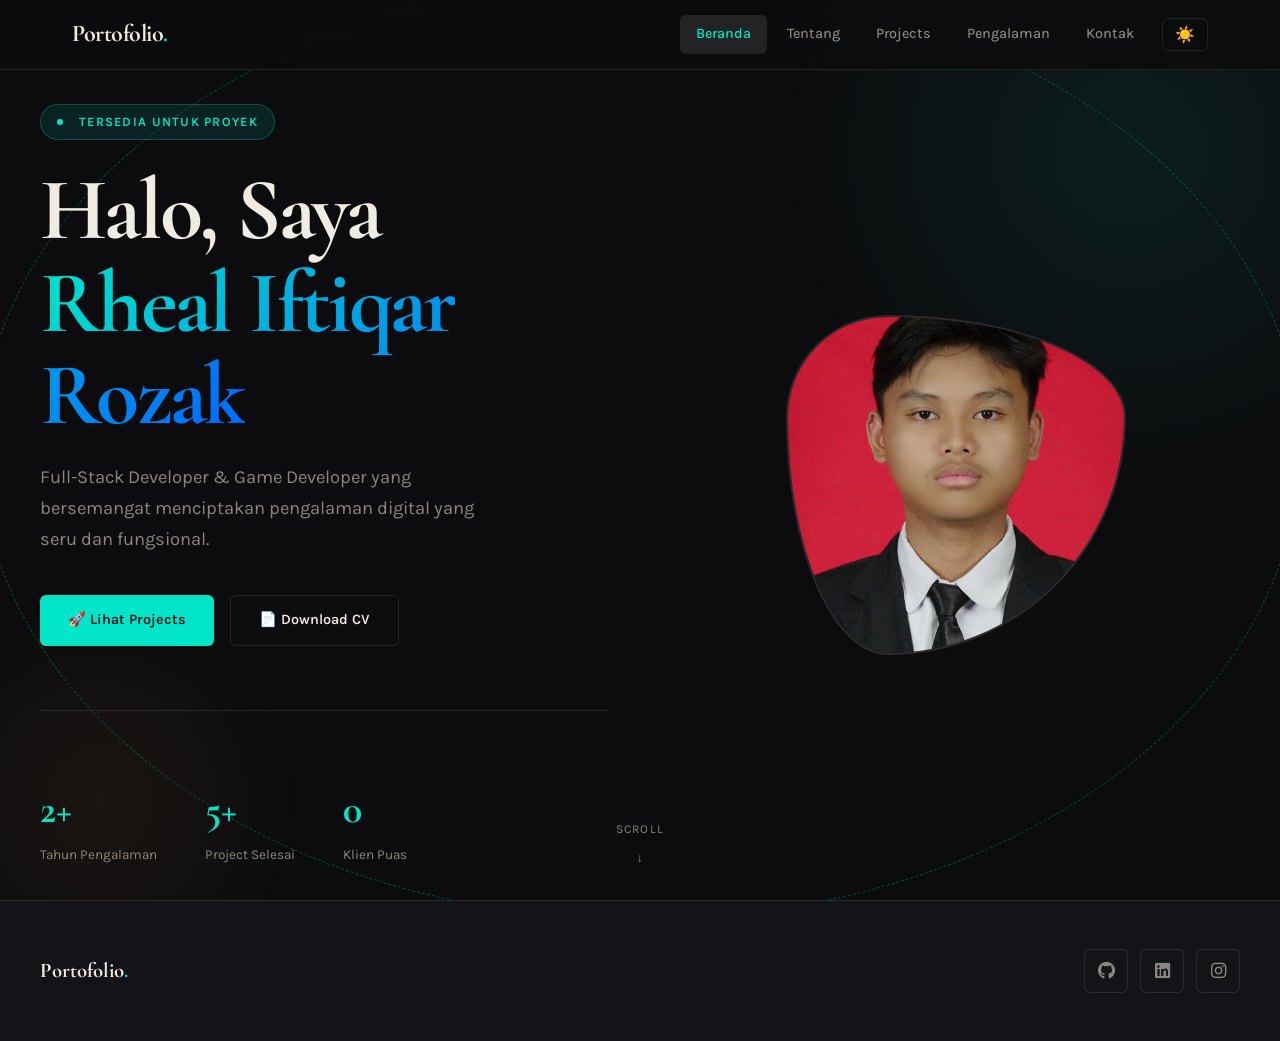
<file: index.html>
<!DOCTYPE html>
<html lang="id">
<head>
  <meta charset="UTF-8" />
  <meta name="viewport" content="width=device-width, initial-scale=1.0" />
  
  <title>portoRheal</title>
  
  <meta name="description" content="Portfolio pribadi Nama Anda — Full-Stack Developer & UI Designer" />
  <link rel="stylesheet" href="style.css" />
  <link rel="stylesheet" href="https://cdnjs.cloudflare.com/ajax/libs/font-awesome/6.4.2/css/all.min.css">
  
</head>
<body>

 
  <nav class="navbar">
    <div class="nav-inner">

   
      <a href="index.html" class="nav-brand">
        Portofolio<span>.</span>
      </a>

      
      <button class="nav-toggle" aria-label="Toggle menu">☰</button>

      <div class="nav-links">
        
        <a href="index.html">Beranda</a>
        <a href="about.html">Tentang</a>
        <a href="projects.html">Projects</a>
        <a href="gallery.html">Pengalaman</a>
        <a href="contact.html">Kontak</a>
     
        <button class="btn-theme" title="Toggle tema">☀️</button>
      </div>
    </div>
  </nav>
 

  <main>

    
    <section class="hero">
      <div class="hero-inner">

       
        <div class="hero-content">

          
          <div class="hero-badge">
            <span></span> Tersedia untuk Proyek
          </div>

          
          <h1 class="hero-name">
            Halo, Saya<br>
            <span class="highlight" data-name>Rheal</span>
          </h1>

          
          <p class="hero-tagline">
            Full-Stack Developer &amp; Game Developer yang bersemangat menciptakan
            pengalaman digital yang seru dan fungsional.
          </p>

         
          <div class="hero-actions">
            
            <a href="projects.html" class="btn btn-primary">
              🚀 Lihat Projects
            </a>
            
            <a href="#" class="btn btn-outline" data-cv>
              📄 Download CV
            </a>
          </div>

          
          <div class="stats-row">
            
            <div class="stat-item">
              <div class="num">2+</div>
              <div class="label">Tahun Pengalaman</div>
            </div>
            <div class="stat-item">
              <div class="num">5+</div>
              <div class="label">Project Selesai</div>
            </div>
            <div class="stat-item">
              <div class="num">0</div>
              <div class="label">Klien Puas</div>
            </div>
          </div>
        </div>
      

      
        <div class="hero-visual">
          <div class="hero-avatar">
            <img src="img/Rheal1.jpeg" alt="Nama Anda">
            </div>
          </div>
         
          <div class="avatar-ring"></div>
        </div>
        

      </div>

      
      <div class="hero-scroll">
        <span>Scroll</span>
        <span>↓</span>
      </div>

  </main>

  
  <footer>
      <div class="footer-inner">
  <div class="footer-brand">Portofolio<span>.</span></div>
  <div style="display: flex; gap: 0.75rem">
    <a class="social-btn" href="#" data-github target="_blank" rel="noopener">
      <i class="fab fa-github"></i>
    </a>
    <a class="social-btn" href="#" data-linkedin target="_blank" rel="noopener">
      <i class="fab fa-linkedin"></i>
    </a>
    <a class="social-btn" href="#" data-instagram target="_blank" rel="noopener">
      <i class="fab fa-instagram"></i>
    </a>
  </div>
</div>

  </footer>

  <script src="script.js"></script>
</body>
</html>
</file>
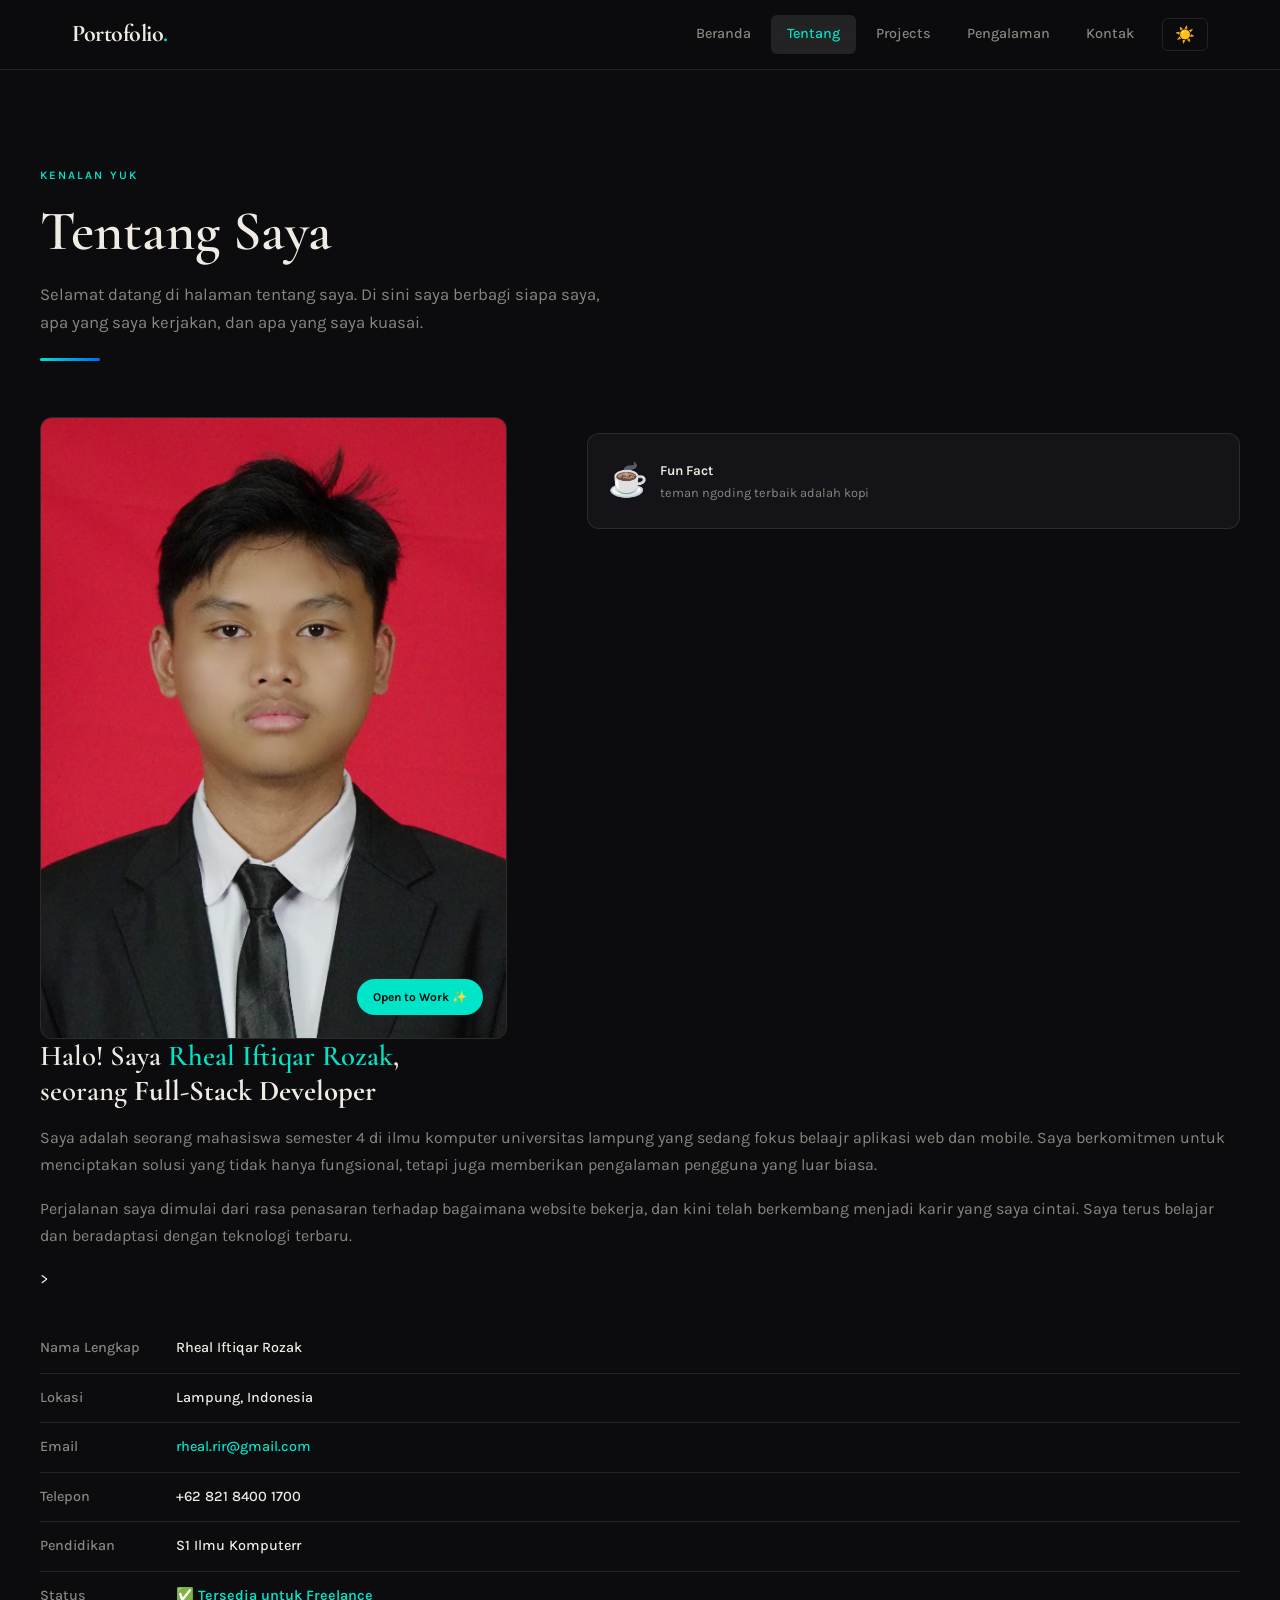
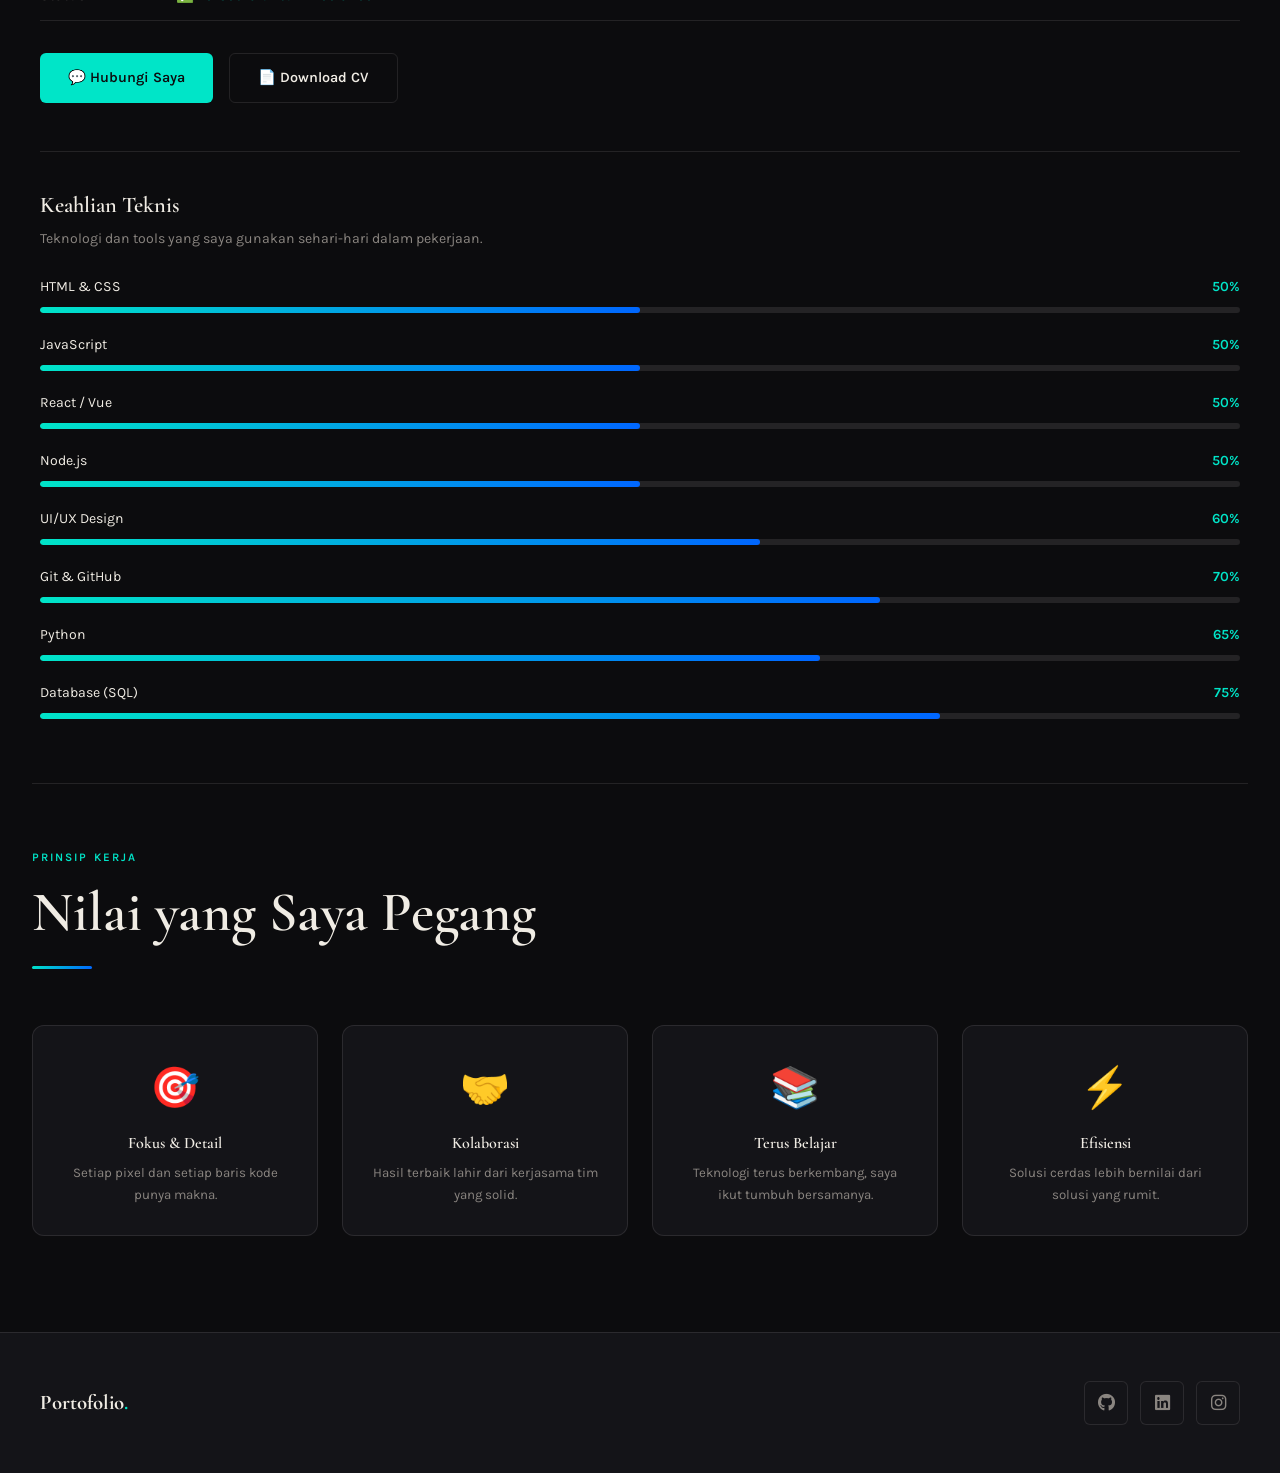
<file: about.html>
<!DOCTYPE html>
<html lang="id">
<head>
  <meta charset="UTF-8" />
  <meta name="viewport" content="width=device-width, initial-scale=1.0" />

  <title>about</title>
  <meta name="description" content="Tentang saya — latar belakang, keahlian, dan perjalanan karir saya." />
  <link rel="stylesheet" href="style.css" />
  <link rel="stylesheet" href="https://cdnjs.cloudflare.com/ajax/libs/font-awesome/6.4.2/css/all.min.css">
</head>
<body>

  
  <nav class="navbar">
    <div class="nav-inner">
      <a href="index.html" class="nav-brand">Portofolio<span>.</span></a>
      <button class="nav-toggle" aria-label="Toggle menu">☰</button>
      <div class="nav-links">
        <a href="index.html">Beranda</a>
        <a href="about.html">Tentang</a>
        <a href="projects.html">Projects</a>
        <a href="gallery.html">Pengalaman</a>
        <a href="contact.html">Kontak</a>
        <button class="btn-theme" title="Toggle tema">☀️</button>
      </div>
    </div>
  </nav>
  

  <main style="padding-top: var(--nav-h)">

    
    <section class="section">
      <div class="container">

       
        <div class="section-header fade-in">
          
          <div class="section-label">Kenalan Yuk</div>
          <h1 class="section-title">Tentang Saya</h1>
          <p class="section-subtitle">
            Selamat datang di halaman tentang saya. Di sini saya berbagi
            siapa saya, apa yang saya kerjakan, dan apa yang saya kuasai.
          </p>
        </div>

       
        <div class="about-grid">

          
          <div class="about-photo-wrap fade-in">
            <div class="about-photo">
              <img src="img/Rheal1.jpeg" alt="Nama Anda">
              </div>

              <div class="about-badge">Open to Work ✨</div>
            </div>

          
            <div class="project-card fade-in" style="margin-top:1rem;padding:1.25rem">
              <div style="display:flex;gap:0.75rem;align-items:center">
                <div style="font-size:2rem">☕</div>
                <div>
                  <div style="font-size:0.85rem;font-weight:600">Fun Fact</div>
                  <div style="font-size:0.8rem;color:var(--clr-muted)">
                    teman ngoding terbaik adalah kopi 
                  </div>
                </div>
              </div>
            </div>
          </div>
          
          <div class="about-bio">

            
            <h2 style="font-size:1.8rem;margin-bottom:1rem">
            
              Halo! Saya <span data-name style="color:var(--clr-accent)">Rheal</span>,<br>
              seorang <strong>Full-Stack Developer</strong>
            </h2>

           
            <p>
              Saya adalah seorang mahasiswa semester 4 di ilmu komputer universitas lampung
              yang sedang fokus belaajr aplikasi web dan mobile. Saya berkomitmen untuk
              menciptakan solusi yang tidak hanya fungsional, tetapi juga memberikan
              pengalaman pengguna yang luar biasa.
            </p>
            <p>
              Perjalanan saya dimulai dari rasa penasaran terhadap bagaimana website
              bekerja, dan kini telah berkembang menjadi karir yang saya cintai.
              Saya terus belajar dan beradaptasi dengan teknologi terbaru.
            </p>
            >

            
            <ul class="info-list">
              
              <li>
                <span class="info-label">Nama Lengkap</span>
                <span class="info-val" data-name>Rheal Iftiqar Rozak</span>
              </li>
              <li>
                <span class="info-label">Lokasi</span>
                <span class="info-val" data-location>Lampung, Indonesia</span>
              </li>
              <li>
                <span class="info-label">Email</span>
                <span class="info-val">
                  <a data-email style="color:var(--clr-accent)">rheal.rir@gmail.com</a>
                </span>
              </li>
              <li>
                <span class="info-label">Telepon</span>
                <span class="info-val" data-phone>+62 821 8400 1700</span>
              </li>
              <li>
                <span class="info-label">Pendidikan</span>
                
                <span class="info-val">S1 Ilmu Komputerr</span>
              </li>
              <li>
                <span class="info-label">Status</span>
                <span class="info-val" style="color:var(--clr-accent);font-weight:600">
                  
                  ✅ Tersedia untuk Freelance
                </span>
              </li>
             
            </ul>

          
            <div style="display:flex;gap:1rem;flex-wrap:wrap;margin-top:2rem">
              <a href="contact.html" class="btn btn-primary">💬 Hubungi Saya</a>
              <a href="#" class="btn btn-outline" data-cv>📄 Download CV</a>
            </div>

            
            <div class="skills-section">
              <hr class="divider" style="margin:2.5rem 0">

              <h3 style="font-size:1.4rem;margin-bottom:0.5rem">Keahlian Teknis</h3>
              <p style="font-size:0.88rem;color:var(--clr-muted);margin-bottom:1.5rem">
                
                Teknologi dan tools yang saya gunakan sehari-hari dalam pekerjaan.
              </p>

              <div class="skills-list"></div>
            
            </div>
          

          </div>
          

        </div>

        
        <hr class="divider">

        <div class="section-header fade-in">
          
          <div class="section-label">Prinsip Kerja</div>
          <h2 class="section-title">Nilai yang Saya Pegang</h2>
        </div>

        <div style="display:grid;grid-template-columns:repeat(auto-fit,minmax(200px,1fr));gap:1.5rem">

          
          <div class="project-card fade-in" style="padding:1.75rem;text-align:center">
            <div style="font-size:2.5rem;margin-bottom:0.75rem">🎯</div>
         
            <h4 style="margin-bottom:0.5rem">Fokus & Detail</h4>
            
            <p style="font-size:0.83rem;color:var(--clr-muted)">Setiap pixel dan setiap baris kode punya makna.</p>
          </div>

          <div class="project-card fade-in" style="padding:1.75rem;text-align:center">
            <div style="font-size:2.5rem;margin-bottom:0.75rem">🤝</div>
            <h4 style="margin-bottom:0.5rem">Kolaborasi</h4>
            <p style="font-size:0.83rem;color:var(--clr-muted)">Hasil terbaik lahir dari kerjasama tim yang solid.</p>
          </div>

          <div class="project-card fade-in" style="padding:1.75rem;text-align:center">
            <div style="font-size:2.5rem;margin-bottom:0.75rem">📚</div>
            <h4 style="margin-bottom:0.5rem">Terus Belajar</h4>
            <p style="font-size:0.83rem;color:var(--clr-muted)">Teknologi terus berkembang, saya ikut tumbuh bersamanya.</p>
          </div>

          <div class="project-card fade-in" style="padding:1.75rem;text-align:center">
            <div style="font-size:2.5rem;margin-bottom:0.75rem">⚡</div>
            <h4 style="margin-bottom:0.5rem">Efisiensi</h4>
            <p style="font-size:0.83rem;color:var(--clr-muted)">Solusi cerdas lebih bernilai dari solusi yang rumit.</p>
          </div>

        </div>

      </div>
    </section>
    

  </main>

 
  <footer>
      <div class="footer-inner">
  <div class="footer-brand">Portofolio<span>.</span></div>
  <div style="display: flex; gap: 0.75rem">
    <a class="social-btn" href="#" data-github target="_blank" rel="noopener">
      <i class="fab fa-github"></i>
    </a>
    <a class="social-btn" href="#" data-linkedin target="_blank" rel="noopener">
      <i class="fab fa-linkedin"></i>
    </a>
    <a class="social-btn" href="#" data-instagram target="_blank" rel="noopener">
      <i class="fab fa-instagram"></i>
    </a>
  </div>
</div>

  </footer>
 

  <script src="script.js"></script>
</body>
</html>
</file>
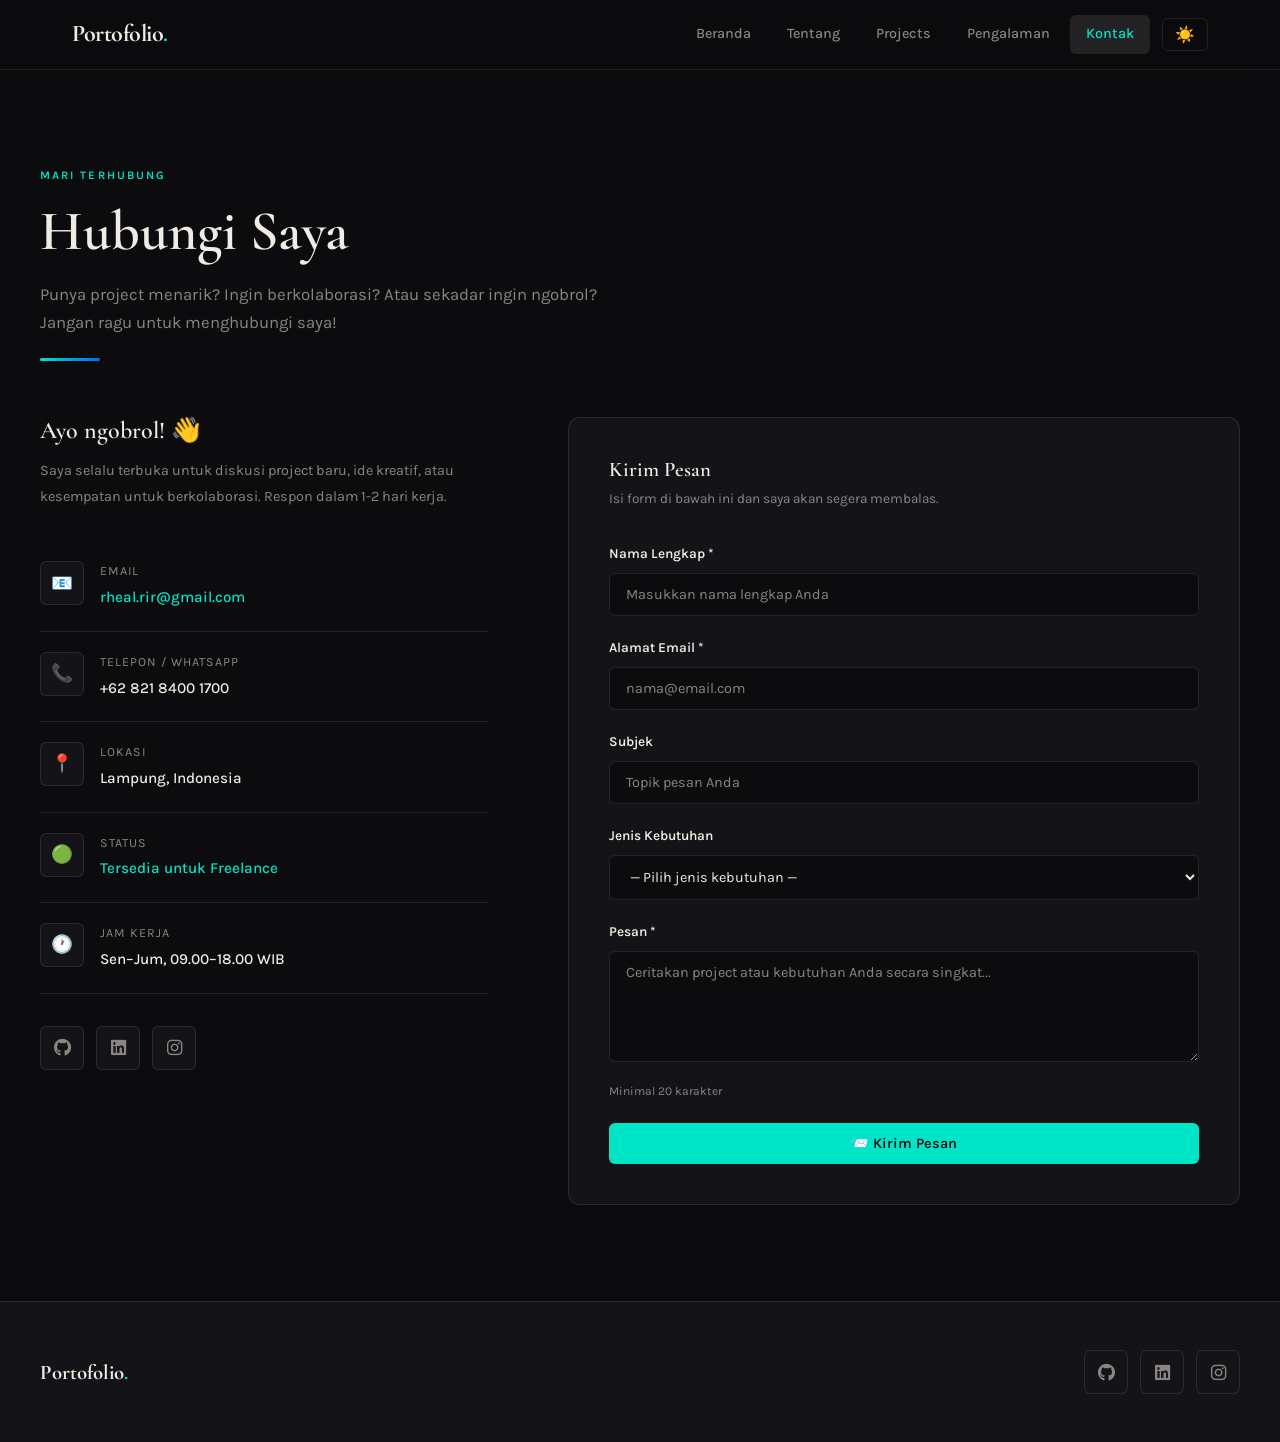
<file: contact.html>
<!DOCTYPE html>
<html lang="id">
<head>
  <meta charset="UTF-8" />
  <meta name="viewport" content="width=device-width, initial-scale=1.0" />

  <title>Kontak</title>
  <meta name="description" content="Hubungi saya untuk proyek, kolaborasi, atau sekadar ngobrol." />
  <link rel="stylesheet" href="style.css" />
  <link rel="stylesheet" href="https://cdnjs.cloudflare.com/ajax/libs/font-awesome/6.4.2/css/all.min.css">
</head>
<body>

  <nav class="navbar">
    <div class="nav-inner">
      <a href="index.html" class="nav-brand">Portofolio<span>.</span></a>
      <button class="nav-toggle" aria-label="Toggle menu">☰</button>
      <div class="nav-links">
        <a href="index.html">Beranda</a>
        <a href="about.html">Tentang</a>
        <a href="projects.html">Projects</a>
        <a href="gallery.html">Pengalaman</a>
        <a href="contact.html">Kontak</a>
        <button class="btn-theme" title="Toggle tema">☀️</button>
      </div>
    </div>
  </nav>
  

  <main style="padding-top: var(--nav-h)">

   
    <section class="section">
      <div class="container">

       
        <div class="section-header fade-in">
       
          <div class="section-label">Mari Terhubung</div>
          <h1 class="section-title">Hubungi Saya</h1>
          <p class="section-subtitle">
            Punya project menarik? Ingin berkolaborasi? Atau sekadar ingin ngobrol?
            Jangan ragu untuk menghubungi saya!
          </p>
        </div>

       
        <div class="contact-grid">

          
          <div class="fade-in">

           
            <h2 style="font-size:1.5rem;margin-bottom:0.75rem">
              Ayo ngobrol! 👋
            </h2>
            <p style="color:var(--clr-muted);font-size:0.9rem;margin-bottom:2rem;line-height:1.8">
             
              Saya selalu terbuka untuk diskusi project baru, ide kreatif, atau kesempatan
              untuk berkolaborasi. Respon dalam 1-2 hari kerja.
            </p>

          
            <div>

     
              <div class="contact-info-item">
                <div class="contact-icon">📧</div>
                <div class="contact-detail">
                  <div class="label">Email</div>
                  <div class="value">
                    <a data-email href="#" style="color:var(--clr-accent)">
                      rheal.rir@gmail.com
                    </a>
                  </div>
                </div>
              </div>

        
              <div class="contact-info-item">
                <div class="contact-icon">📞</div>
                <div class="contact-detail">
                  <div class="label">Telepon / WhatsApp</div>
                  <div class="value" data-phone>+62 812 3456 7890</div>
                </div>
              </div>

            
              <div class="contact-info-item">
                <div class="contact-icon">📍</div>
                <div class="contact-detail">
                  <div class="label">Lokasi</div>
                  <div class="value" data-location>Jakarta, Indonesia</div>
                </div>
              </div>

      
              <div class="contact-info-item">
                <div class="contact-icon">🟢</div>
                <div class="contact-detail">
                  <div class="label">Status</div>
                 
                  <div class="value" style="color:var(--clr-accent)">Tersedia untuk Freelance</div>
                </div>
              </div>

              
              <div class="contact-info-item">
                <div class="contact-icon">🕐</div>
                <div class="contact-detail">
                  <div class="label">Jam Kerja</div>
                  
                  <div class="value">Sen–Jum, 09.00–18.00 WIB</div>
                </div>
              </div>

            </div>

            
            <div class="social-row">
  <a class="social-btn" href="#" data-github target="_blank" rel="noopener" title="GitHub">
    <i class="fa-brands fa-github"></i>
  </a>
  <a class="social-btn" href="#" data-linkedin target="_blank" rel="noopener" title="LinkedIn">
    <i class="fa-brands fa-linkedin"></i>
  </a>
  <a class="social-btn" href="#" data-instagram target="_blank" rel="noopener" title="Instagram">
    <i class="fa-brands fa-instagram"></i>
  </a>
  
</div>

          </div>
          
          <div class="fade-in">
            <div class="contact-form">

              
              <h3 style="font-size:1.3rem;margin-bottom:0.25rem">Kirim Pesan</h3>
              <p style="font-size:0.85rem;color:var(--clr-muted);margin-bottom:2rem">
                Isi form di bawah ini dan saya akan segera membalas.
              </p>

              
              <form id="contact-form" novalidate>

               
                <div class="form-group">
                  <label class="form-label" for="name">Nama Lengkap *</label>
                  <input
                    class="form-control"
                    type="text"
                    id="name"
                    name="name"
                    placeholder="Masukkan nama lengkap Anda"
                    autocomplete="name"
                  />
                  <span class="field-error" id="name-error"></span>
                </div>

                
                <div class="form-group">
                  <label class="form-label" for="email">Alamat Email *</label>
                  <input
                    class="form-control"
                    type="email"
                    id="email"
                    name="email"
                    placeholder="nama@email.com"
                    autocomplete="email"
                  />
                  <span class="field-error" id="email-error"></span>
                </div>

                
                <div class="form-group">
                  <label class="form-label" for="subject">Subjek</label>
                  <input
                    class="form-control"
                    type="text"
                    id="subject"
                    name="subject"
                    placeholder="Topik pesan Anda"
                  />
                </div>

               
                <div class="form-group">
                 
                  <label class="form-label" for="service">Jenis Kebutuhan</label>
                  <select class="form-control" id="service" name="service">
                   
                    <option value="">— Pilih jenis kebutuhan —</option>
                    <option value="web">Website / Web App</option>
                    <option value="mobile">Aplikasi Mobile</option>
                    <option value="design">UI/UX Design</option>
                    <option value="consult">Konsultasi</option>
                    <option value="other">Lainnya</option>
                  </select>
                </div>

               
                <div class="form-group">
                  <label class="form-label" for="message">Pesan *</label>
                  <textarea
                    class="form-control"
                    id="message"
                    name="message"
                    rows="5"
                    placeholder="Ceritakan project atau kebutuhan Anda secara singkat..."
                  ></textarea>
                  <span class="field-error" id="message-error"></span>
                  <span style="font-size:0.75rem;color:var(--clr-muted)">Minimal 20 karakter</span>
                </div>

                
                <button type="submit" class="btn btn-primary" style="width:100%;justify-content:center">
                  📨 Kirim Pesan
                </button>

                
                <div class="form-success">
                  ✅ Pesan berhasil dikirim! Saya akan segera membalas.
                </div>

              </form>
              

            </div>
          </div>
         

        </div>

      </div>
    </section>

  </main>

 
  <footer>
      <div class="footer-inner">
  <div class="footer-brand">Portofolio<span>.</span></div>
  <div style="display: flex; gap: 0.75rem">
    <a class="social-btn" href="#" data-github target="_blank" rel="noopener">
      <i class="fab fa-github"></i>
    </a>
    <a class="social-btn" href="#" data-linkedin target="_blank" rel="noopener">
      <i class="fab fa-linkedin"></i>
    </a>
    <a class="social-btn" href="#" data-instagram target="_blank" rel="noopener">
      <i class="fab fa-instagram"></i>
    </a>
  </div>
</div>

  </footer>

  <script src="script.js"></script>
</body>
</html>
</file>
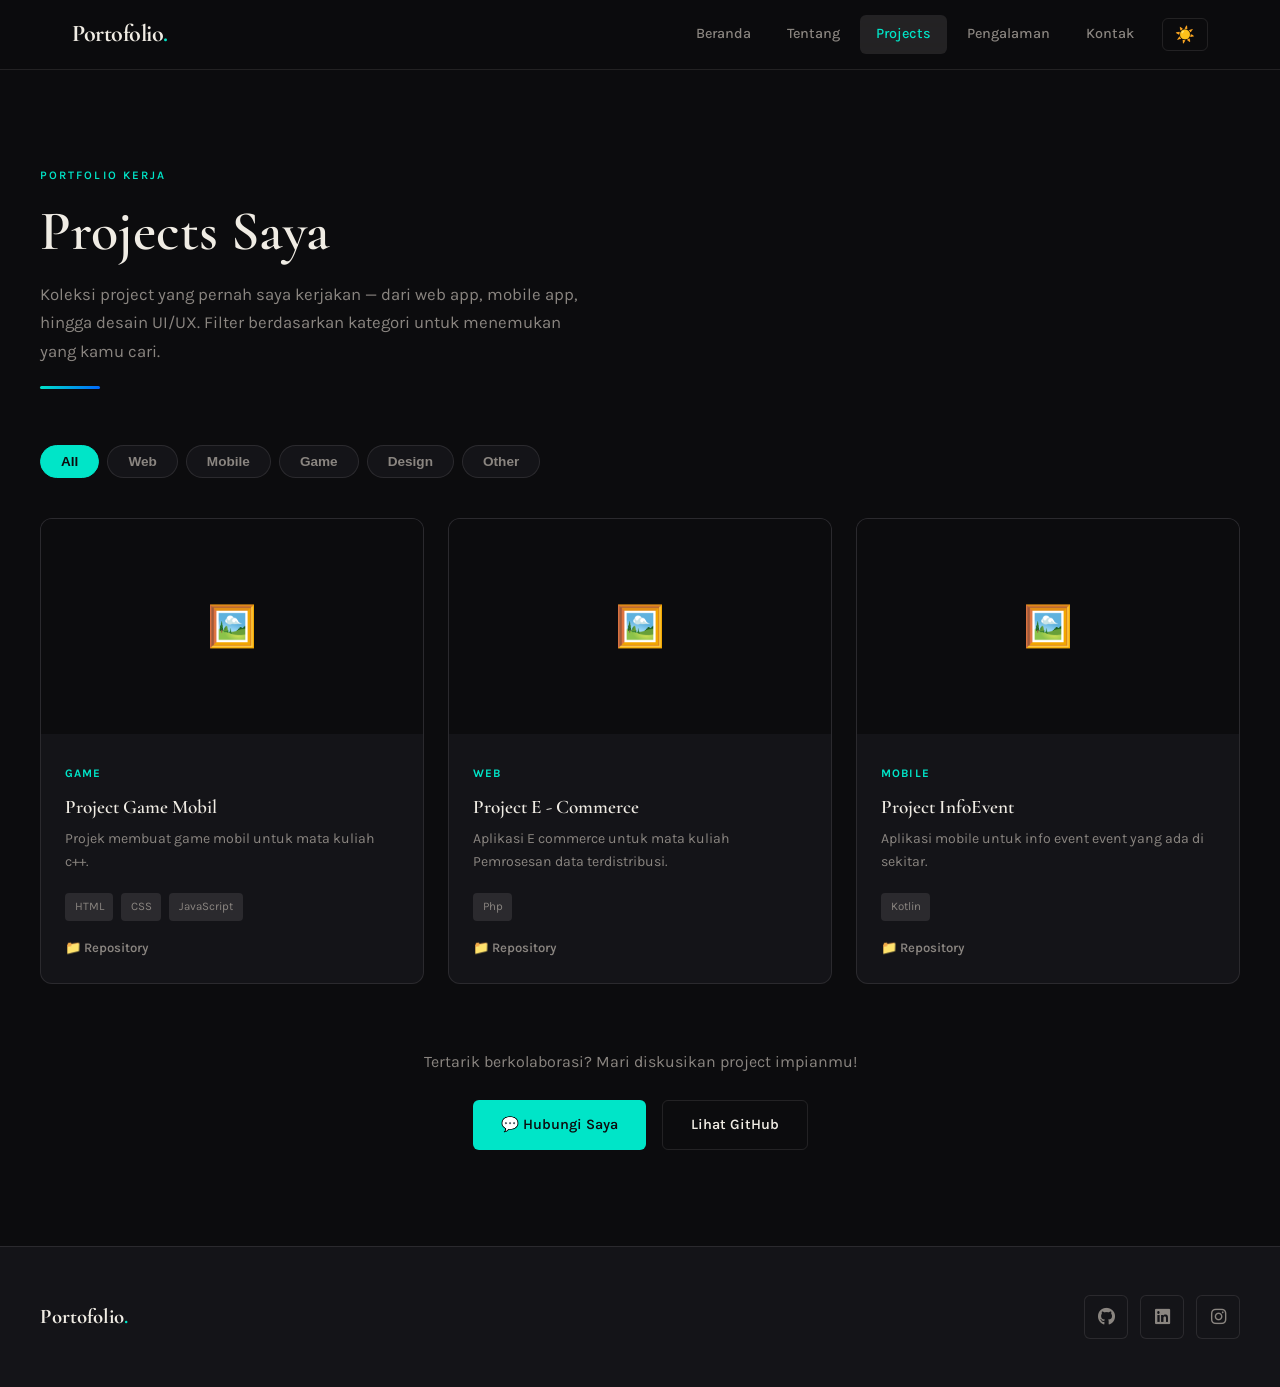
<file: projects.html>
<!DOCTYPE html>
<html lang="id">
<head>
  <meta charset="UTF-8" />
  <meta name="viewport" content="width=device-width, initial-scale=1.0" />
  <title>Projects</title>
  <meta name="description" content="Koleksi project dan karya terbaik saya." />
  <link rel="stylesheet" href="style.css" />
  <link rel="stylesheet" href="https://cdnjs.cloudflare.com/ajax/libs/font-awesome/6.4.2/css/all.min.css">
</head>
<body>

  
  <nav class="navbar">
    <div class="nav-inner">
      <a href="index.html" class="nav-brand">Portofolio<span>.</span></a>
      <button class="nav-toggle" aria-label="Toggle menu">☰</button>
      <div class="nav-links">
        <a href="index.html">Beranda</a>
        <a href="about.html">Tentang</a>
        <a href="projects.html">Projects</a>
        <a href="gallery.html">Pengalaman</a>
        <a href="contact.html">Kontak</a>
        <button class="btn-theme" title="Toggle tema">☀️</button>
      </div>
    </div>
  </nav>
 

  <main style="padding-top: var(--nav-h)">

    <section class="section">
      <div class="container">

       
        <div class="section-header fade-in">
         
          <div class="section-label">Portfolio Kerja</div>
          <h1 class="section-title">Projects Saya</h1>
          <p class="section-subtitle">
            Koleksi project yang pernah saya kerjakan — dari web app, mobile app,
            hingga desain UI/UX. Filter berdasarkan kategori untuk menemukan yang kamu cari.
          </p>
        </div>

       
        <div class="filter-bar">
          
        </div>
        
        <div class="projects-grid">
          
        </div>
        
        <div style="text-align:center;margin-top:4rem" class="fade-in">
          <p style="color:var(--clr-muted);margin-bottom:1.5rem">
            Tertarik berkolaborasi? Mari diskusikan project impianmu!
          </p>
          <div style="display:flex;gap:1rem;justify-content:center;flex-wrap:wrap">
            <a href="contact.html" class="btn btn-primary">💬 Hubungi Saya</a>
            <a href="https://github.com/reyal12" class="btn btn-outline" data-github target="_blank" rel="noopener">
            Lihat GitHub
            </a>
          </div>
        </div>

      </div>
    </section>
    

  </main>

  
  <footer>
    <div class="footer-inner">
  <div class="footer-brand">Portofolio<span>.</span></div>
  <div style="display: flex; gap: 0.75rem">
    <a class="social-btn" href="#" data-github target="_blank" rel="noopener">
      <i class="fab fa-github"></i>
    </a>
    <a class="social-btn" href="#" data-linkedin target="_blank" rel="noopener">
      <i class="fab fa-linkedin"></i>
    </a>
    <a class="social-btn" href="#" data-instagram target="_blank" rel="noopener">
      <i class="fab fa-instagram"></i>
    </a>
  </div>
</div>
  </footer>
  

  <script src="script.js"></script>
</body>
</html>
</file>
<file: style.css>
@import url('https://fonts.googleapis.com/css2?family=Cormorant+Garamond:wght@300;400;600;700&family=Karla:wght@300;400;500;600&display=swap');


:root {

  --clr-bg:        #0c0c0e;
  --clr-bg-card:   #141418;
  --clr-bg-nav:    rgba(12, 12, 14, 0.92);
  --clr-text:      #f0ece4;
  --clr-muted:     #8a8580;
  --clr-border:    rgba(240, 236, 228, 0.1);
  --clr-accent:    #00e5c8;         
  --clr-accent2:   #ff9f43;          
  --clr-gradient:  linear-gradient(135deg, #00e5c8 0%, #0066ff 100%);

 
  --font-display: 'Cormorant Garamond', Georgia, serif;
  --font-body:    'Karla', sans-serif;

 
  --radius:   12px;
  --radius-sm: 6px;
  --nav-h:    70px;

  
  --ease: cubic-bezier(0.4, 0, 0.2, 1);
  --speed: 0.3s;
}

body.light-mode {
  --clr-bg:       #f8f5f0;
  --clr-bg-card:  #ffffff;
  --clr-bg-nav:   rgba(248, 245, 240, 0.92);
  --clr-text:     #1a1a1e;
  --clr-muted:    #6b6560;
  --clr-border:   rgba(26, 26, 30, 0.12);
}

*, *::before, *::after { box-sizing: border-box; margin: 0; padding: 0; }

html {
  scroll-behavior: smooth;
  font-size: 16px;
}

body {
  font-family: var(--font-body);
  background-color: var(--clr-bg);
  color: var(--clr-text);
  line-height: 1.7;
  transition: background-color var(--speed) var(--ease), color var(--speed) var(--ease);
  min-height: 100vh;
  display: flex;
  flex-direction: column;
}

main { flex: 1; }

img { max-width: 100%; height: auto; display: block; }

a {
  color: inherit;
  text-decoration: none;
  transition: color var(--speed) var(--ease);
}

ul { list-style: none; }

h1, h2, h3, h4, h5 {
  font-family: var(--font-display);
  font-weight: 600;
  line-height: 1.2;
}

.section-label {
  font-size: 0.72rem;
  letter-spacing: 0.18em;
  text-transform: uppercase;
  color: var(--clr-accent);
  font-weight: 600;
  margin-bottom: 0.75rem;
}

.section-title {
  font-size: clamp(2rem, 5vw, 3.5rem);
  margin-bottom: 1rem;
}

.section-subtitle {
  font-size: 1.05rem;
  color: var(--clr-muted);
  max-width: 560px;
}


.navbar {
  position: fixed;
  top: 0; left: 0; right: 0;
  height: var(--nav-h);
  background: var(--clr-bg-nav);
  backdrop-filter: blur(16px);
  -webkit-backdrop-filter: blur(16px);
  border-bottom: 1px solid var(--clr-border);
  z-index: 1000;
  transition: background var(--speed) var(--ease);
}

.nav-inner {
  max-width: 1200px;
  margin: 0 auto;
  padding: 0 2rem;
  height: 100%;
  display: flex;
  align-items: center;
  justify-content: space-between;
}

/* GANTI NAMA BRAND DI SINI */
.nav-brand {
  font-family: var(--font-display);
  font-size: 1.5rem;
  font-weight: 700;
  letter-spacing: -0.02em;
}

.nav-brand span { color: var(--clr-accent); }

.nav-links {
  display: flex;
  align-items: center;
  gap: 0.25rem;
}

.nav-links a {
  padding: 0.45rem 1rem;
  font-size: 0.9rem;
  font-weight: 500;
  color: var(--clr-muted);
  border-radius: var(--radius-sm);
  transition: color var(--speed) var(--ease), background var(--speed) var(--ease);
}

.nav-links a:hover,
.nav-links a.active {
  color: var(--clr-text);
  background: var(--clr-border);
}

.nav-links a.active {
  color: var(--clr-accent);
}


.btn-theme {
  background: none;
  border: 1px solid var(--clr-border);
  color: var(--clr-text);
  border-radius: var(--radius-sm);
  padding: 0.4rem 0.75rem;
  cursor: pointer;
  font-size: 1rem;
  transition: all var(--speed) var(--ease);
  margin-left: 0.5rem;
}

.btn-theme:hover {
  border-color: var(--clr-accent);
  color: var(--clr-accent);
}

/* Hamburger Mobile */
.nav-toggle {
  display: none;
  background: none;
  border: none;
  color: var(--clr-text);
  font-size: 1.5rem;
  cursor: pointer;
  padding: 0.25rem;
}


.hero {
  min-height: 100vh;
  padding: var(--nav-h) 2rem 0;
  display: flex;
  align-items: center;
  position: relative;
  overflow: hidden;
}


.hero::before {
  content: '';
  position: absolute;
  top: -200px; right: -200px;
  width: 700px; height: 700px;
  border-radius: 50%;
  background: radial-gradient(circle, rgba(0, 229, 200, 0.08) 0%, transparent 70%);
  pointer-events: none;
}

.hero::after {
  content: '';
  position: absolute;
  bottom: -100px; left: -100px;
  width: 400px; height: 400px;
  border-radius: 50%;
  background: radial-gradient(circle, rgba(255, 159, 67, 0.06) 0%, transparent 70%);
  pointer-events: none;
}

.hero-inner {
  max-width: 1200px;
  margin: 0 auto;
  width: 100%;
  display: grid;
  grid-template-columns: 1fr 1fr;
  gap: 4rem;
  align-items: center;
}

.hero-badge {
  display: inline-flex;
  align-items: center;
  gap: 0.5rem;
  background: rgba(0, 229, 200, 0.1);
  border: 1px solid rgba(0, 229, 200, 0.25);
  color: var(--clr-accent);
  font-size: 0.8rem;
  font-weight: 600;
  letter-spacing: 0.1em;
  text-transform: uppercase;
  padding: 0.4rem 1rem;
  border-radius: 100px;
  margin-bottom: 1.5rem;
}

.hero-badge::before {
  content: '';
  width: 6px; height: 6px;
  background: var(--clr-accent);
  border-radius: 50%;
  animation: blink 1.5s infinite;
}

@keyframes blink {
  0%, 100% { opacity: 1; }
  50% { opacity: 0.3; }
}


.hero-name {
  font-size: clamp(3rem, 7vw, 5.5rem);
  font-weight: 700;
  letter-spacing: -0.03em;
  line-height: 1.05;
  margin-bottom: 1.25rem;
}

.hero-name .highlight {
  background: var(--clr-gradient);
  -webkit-background-clip: text;
  -webkit-text-fill-color: transparent;
  background-clip: text;
}

.hero-tagline {
  font-size: 1.15rem;
  color: var(--clr-muted);
  margin-bottom: 2.5rem;
  max-width: 440px;
}

.hero-actions {
  display: flex;
  gap: 1rem;
  flex-wrap: wrap;
}


.hero-visual {
  display: flex;
  justify-content: center;
  align-items: center;
  position: relative;
}

.hero-avatar {
  width: 340px;
  height: 340px;
  border-radius: 30% 70% 70% 30% / 30% 30% 70% 70%;
  background: var(--clr-bg-card);
  border: 2px solid var(--clr-border);
  overflow: hidden;
  position: relative;
  animation: morph 8s ease-in-out infinite;
}

@keyframes morph {
  0%, 100% { border-radius: 30% 70% 70% 30% / 30% 30% 70% 70%; }
  25%       { border-radius: 58% 42% 75% 25% / 76% 46% 54% 24%; }
  50%       { border-radius: 50% 50% 33% 67% / 55% 27% 73% 45%; }
  75%       { border-radius: 33% 67% 58% 42% / 63% 68% 32% 37%; }
}


.hero-avatar img {
  width: 100%;
  height: 100%;
  object-fit: cover;
}


.hero-avatar-placeholder {
  width: 100%;
  height: 100%;
  display: flex;
  flex-direction: column;
  align-items: center;
  justify-content: center;
  color: var(--clr-muted);
  font-size: 5rem;
}

.hero-avatar-placeholder span {
  font-size: 0.8rem;
  margin-top: 0.5rem;
  font-family: var(--font-body);
}


.avatar-ring {
  position: absolute;
  inset: -20px;
  border-radius: 50%;
  border: 1px dashed rgba(0, 229, 200, 0.3);
  animation: spin 20s linear infinite;
}

@keyframes spin { to { transform: rotate(360deg); } }


.hero-scroll {
  position: absolute;
  bottom: 2rem;
  left: 50%;
  transform: translateX(-50%);
  display: flex;
  flex-direction: column;
  align-items: center;
  gap: 0.5rem;
  color: var(--clr-muted);
  font-size: 0.75rem;
  letter-spacing: 0.1em;
  text-transform: uppercase;
  animation: bounce 2s infinite;
}

@keyframes bounce {
  0%, 100% { transform: translateX(-50%) translateY(0); }
  50%       { transform: translateX(-50%) translateY(8px); }
}


.btn {
  display: inline-flex;
  align-items: center;
  gap: 0.5rem;
  padding: 0.75rem 1.75rem;
  border-radius: var(--radius-sm);
  font-family: var(--font-body);
  font-size: 0.9rem;
  font-weight: 600;
  cursor: pointer;
  transition: all var(--speed) var(--ease);
  border: none;
  white-space: nowrap;
}

.btn-primary {
  background: var(--clr-accent);
  color: #0c0c0e;
}

.btn-primary:hover {
  background: #00ffdf;
  transform: translateY(-2px);
  box-shadow: 0 12px 30px rgba(0, 229, 200, 0.3);
}

.btn-outline {
  background: transparent;
  color: var(--clr-text);
  border: 1px solid var(--clr-border);
}

.btn-outline:hover {
  border-color: var(--clr-accent);
  color: var(--clr-accent);
  transform: translateY(-2px);
}


.section {
  padding: 6rem 2rem;
}

.container {
  max-width: 1200px;
  margin: 0 auto;
}

.section-header {
  margin-bottom: 3.5rem;
}

/* Garis dekorasi */
.section-header::after {
  content: '';
  display: block;
  width: 60px;
  height: 3px;
  background: var(--clr-gradient);
  border-radius: 2px;
  margin-top: 1.25rem;
}


.stats-row {
  display: flex;
  gap: 3rem;
  margin-top: 4rem;
  padding-top: 4rem;
  border-top: 1px solid var(--clr-border);
}

.stat-item .num {
  font-family: var(--font-display);
  font-size: 2.5rem;
  font-weight: 700;
  color: var(--clr-accent);
}

.stat-item .label {
  font-size: 0.85rem;
  color: var(--clr-muted);
}


.about-grid {
  display: grid;
  grid-template-columns: 1fr 1.4fr;
  gap: 5rem;
  align-items: start;
}

.about-photo-wrap {
  position: sticky;
  top: calc(var(--nav-h) + 2rem);
}

.about-photo {
  width: 100%;
  aspect-ratio: 3/4;
  border-radius: var(--radius);
  background: var(--clr-bg-card);
  border: 1px solid var(--clr-border);
  overflow: hidden;
  position: relative;
}


.about-photo img {
  width: 100%;
  height: 100%;
  object-fit: cover;
}

.about-photo-placeholder {
  width: 100%;
  height: 100%;
  display: flex;
  flex-direction: column;
  align-items: center;
  justify-content: center;
  color: var(--clr-muted);
  font-size: 4rem;
  gap: 0.5rem;
}

.about-photo-placeholder p {
  font-size: 0.8rem;
  font-family: var(--font-body);
}


.about-badge {
  position: absolute;
  bottom: 1.5rem; right: 1.5rem;
  background: var(--clr-accent);
  color: #0c0c0e;
  font-size: 0.75rem;
  font-weight: 700;
  padding: 0.5rem 1rem;
  border-radius: 100px;
}

.about-bio p {
  color: var(--clr-muted);
  margin-bottom: 1rem;
}

.info-list { margin: 2rem 0; }

.info-list li {
  display: flex;
  gap: 1rem;
  padding: 0.75rem 0;
  border-bottom: 1px solid var(--clr-border);
  font-size: 0.9rem;
}

.info-list .info-label {
  color: var(--clr-muted);
  min-width: 120px;
  font-weight: 500;
}

.info-list .info-val {
  font-weight: 500;
}


.skills-section { margin-top: 3rem; }

.skill-item { margin-bottom: 1.25rem; }

.skill-header {
  display: flex;
  justify-content: space-between;
  font-size: 0.88rem;
  margin-bottom: 0.5rem;
}

.skill-pct { color: var(--clr-accent); font-weight: 600; }

.skill-bar {
  height: 6px;
  background: var(--clr-border);
  border-radius: 100px;
  overflow: hidden;
}

.skill-fill {
  height: 100%;
  border-radius: 100px;
  background: var(--clr-gradient);
  transition: width 1.2s var(--ease);
  width: 0; 
}


.filter-bar {
  display: flex;
  gap: 0.5rem;
  flex-wrap: wrap;
  margin-bottom: 2.5rem;
}

.filter-btn {
  padding: 0.5rem 1.25rem;
  border-radius: 100px;
  font-size: 0.85rem;
  font-weight: 600;
  background: var(--clr-bg-card);
  border: 1px solid var(--clr-border);
  color: var(--clr-muted);
  cursor: pointer;
  transition: all var(--speed) var(--ease);
}

.filter-btn:hover,
.filter-btn.active {
  background: var(--clr-accent);
  border-color: var(--clr-accent);
  color: #0c0c0e;
}


.projects-grid {
  display: grid;
  grid-template-columns: repeat(auto-fill, minmax(320px, 1fr));
  gap: 1.5rem;
}


.project-card {
  background: var(--clr-bg-card);
  border: 1px solid var(--clr-border);
  border-radius: var(--radius);
  overflow: hidden;
  transition: transform var(--speed) var(--ease),
              box-shadow var(--speed) var(--ease),
              border-color var(--speed) var(--ease);
}

.project-card:hover {
  transform: translateY(-6px);
  border-color: rgba(0, 229, 200, 0.35);
  box-shadow: 0 20px 60px rgba(0, 0, 0, 0.3),
              0 0 0 1px rgba(0, 229, 200, 0.1);
}

.card-img {
  aspect-ratio: 16/9;
  overflow: hidden;
  background: var(--clr-bg);
  position: relative;
}

.card-img img {
  width: 100%;
  height: 100%;
  object-fit: cover;
  transition: transform 0.6s var(--ease);
}

.project-card:hover .card-img img { transform: scale(1.05); }

.card-img-placeholder {
  width: 100%;
  height: 100%;
  display: flex;
  align-items: center;
  justify-content: center;
  font-size: 2.5rem;
  color: var(--clr-muted);
}

.card-body { padding: 1.5rem; }

.card-tag {
  display: inline-block;
  font-size: 0.72rem;
  font-weight: 700;
  letter-spacing: 0.1em;
  text-transform: uppercase;
  color: var(--clr-accent);
  margin-bottom: 0.75rem;
}

.card-title {
  font-size: 1.2rem;
  margin-bottom: 0.6rem;
}

.card-desc {
  font-size: 0.88rem;
  color: var(--clr-muted);
  margin-bottom: 1.25rem;
  line-height: 1.6;
}

.card-links {
  display: flex;
  gap: 0.75rem;
  flex-wrap: wrap;
}

.card-link {
  font-size: 0.82rem;
  font-weight: 600;
  color: var(--clr-muted);
  display: flex;
  align-items: center;
  gap: 0.35rem;
  transition: color var(--speed) var(--ease);
}

.card-link:hover { color: var(--clr-accent); }


.contact-grid {
  display: grid;
  grid-template-columns: 1fr 1.5fr;
  gap: 5rem;
  align-items: start;
}

.contact-info-item {
  display: flex;
  gap: 1rem;
  padding: 1.25rem 0;
  border-bottom: 1px solid var(--clr-border);
  align-items: flex-start;
}

.contact-icon {
  width: 44px; height: 44px;
  background: var(--clr-bg-card);
  border: 1px solid var(--clr-border);
  border-radius: var(--radius-sm);
  display: flex;
  align-items: center;
  justify-content: center;
  font-size: 1.1rem;
  flex-shrink: 0;
}

.contact-detail .label {
  font-size: 0.78rem;
  color: var(--clr-muted);
  margin-bottom: 0.15rem;
  text-transform: uppercase;
  letter-spacing: 0.08em;
}

.contact-detail .value {
  font-weight: 500;
  font-size: 0.95rem;
}

.social-row {
  display: flex;
  gap: 0.75rem;
  margin-top: 2rem;
}

.social-btn {
  width: 44px; height: 44px;
  border-radius: var(--radius-sm);
  background: var(--clr-bg-card);
  border: 1px solid var(--clr-border);
  display: flex;
  align-items: center;
  justify-content: center;
  font-size: 1.1rem;
  color: var(--clr-muted);
  transition: all var(--speed) var(--ease);
  text-decoration: none;
}

.social-btn:hover {
  border-color: var(--clr-accent);
  color: var(--clr-accent);
  transform: translateY(-2px);
}


.contact-form {
  background: var(--clr-bg-card);
  border: 1px solid var(--clr-border);
  border-radius: var(--radius);
  padding: 2.5rem;
}

.form-group { margin-bottom: 1.25rem; }

.form-label {
  display: block;
  font-size: 0.85rem;
  font-weight: 600;
  margin-bottom: 0.5rem;
  color: var(--clr-text);
}

.form-control {
  width: 100%;
  background: var(--clr-bg);
  border: 1px solid var(--clr-border);
  border-radius: var(--radius-sm);
  padding: 0.75rem 1rem;
  color: var(--clr-text);
  font-family: var(--font-body);
  font-size: 0.9rem;
  transition: border-color var(--speed) var(--ease);
  outline: none;
  resize: vertical;
}

.form-control::placeholder { color: var(--clr-muted); }

.form-control:focus { border-color: var(--clr-accent); }

.form-control.error { border-color: #ff4d4d; }

.field-error {
  display: block;
  font-size: 0.78rem;
  color: #ff4d4d;
  margin-top: 0.35rem;
}

.form-success {
  display: none;
  text-align: center;
  padding: 1.5rem;
  background: rgba(0, 229, 200, 0.08);
  border: 1px solid rgba(0, 229, 200, 0.25);
  border-radius: var(--radius-sm);
  color: var(--clr-accent);
  font-weight: 600;
  margin-top: 1rem;
}

.timeline { position: relative; padding-left: 2rem; }

.timeline::before {
  content: '';
  position: absolute;
  left: 0; top: 0; bottom: 0;
  width: 2px;
  background: var(--clr-border);
  border-radius: 2px;
}

.timeline-item {
  position: relative;
  margin-bottom: 3rem;
}

.timeline-dot {
  position: absolute;
  left: -2.6rem;
  top: 0.35rem;
  width: 16px; height: 16px;
  background: var(--clr-bg);
  border: 2px solid var(--clr-accent);
  border-radius: 50%;
}

.timeline-date {
  font-size: 0.78rem;
  font-weight: 700;
  letter-spacing: 0.08em;
  text-transform: uppercase;
  color: var(--clr-accent);
  margin-bottom: 0.35rem;
}

.timeline-role {
  font-size: 1.15rem;
  font-family: var(--font-display);
  font-weight: 700;
  margin-bottom: 0.25rem;
}

.timeline-company {
  font-size: 0.88rem;
  color: var(--clr-muted);
  margin-bottom: 0.75rem;
}

.timeline-desc {
  font-size: 0.9rem;
  color: var(--clr-muted);
  line-height: 1.7;
}



footer {
  background: var(--clr-bg-card);
  border-top: 1px solid var(--clr-border);
  padding: 3rem 2rem;
}

.footer-inner {
  max-width: 1200px;
  margin: 0 auto;
  display: flex;
  align-items: center;
  justify-content: space-between;
  flex-wrap: wrap;
  gap: 1rem;
}

.footer-brand {
  font-family: var(--font-display);
  font-size: 1.3rem;
  font-weight: 700;
}

.footer-brand span { color: var(--clr-accent); }

.footer-copy {
  font-size: 0.82rem;
  color: var(--clr-muted);
}


.fade-in {
  opacity: 0;
  transform: translateY(30px);
  transition: opacity 0.7s var(--ease), transform 0.7s var(--ease);
}

.fade-in.visible {
  opacity: 1;
  transform: none;
}


.fade-in:nth-child(1) { transition-delay: 0.0s; }
.fade-in:nth-child(2) { transition-delay: 0.1s; }
.fade-in:nth-child(3) { transition-delay: 0.2s; }
.fade-in:nth-child(4) { transition-delay: 0.3s; }
.fade-in:nth-child(5) { transition-delay: 0.4s; }
.fade-in:nth-child(6) { transition-delay: 0.5s; }


.divider {
  border: none;
  border-top: 1px solid var(--clr-border);
  margin: 4rem 0;
}


@media (max-width: 900px) {
  .hero-inner {
    grid-template-columns: 1fr;
    text-align: center;
  }

  .hero-actions { justify-content: center; }
  .hero-tagline { margin-inline: auto; }
  .hero-visual { order: -1; }
  .hero-avatar { width: 240px; height: 240px; }

  .about-grid { grid-template-columns: 1fr; }
  .about-photo-wrap { position: static; }
  .about-photo { aspect-ratio: 4/3; }

  .contact-grid { grid-template-columns: 1fr; }
  .gallery-grid { grid-template-columns: repeat(2, 1fr); }
}

@media (max-width: 640px) {
  .nav-links { display: none; flex-direction: column; }
  .nav-links.open {
    display: flex;
    position: absolute;
    top: var(--nav-h);
    left: 0; right: 0;
    background: var(--clr-bg-nav);
    backdrop-filter: blur(16px);
    border-bottom: 1px solid var(--clr-border);
    padding: 1rem;
  }

  .nav-toggle { display: block; }
  .stats-row { flex-direction: column; gap: 1.5rem; }
  .gallery-grid { grid-template-columns: 1fr 1fr; }
  .gallery-item.tall { grid-row: span 1; aspect-ratio: 1; }
  .contact-form { padding: 1.5rem; }
}
</file>
